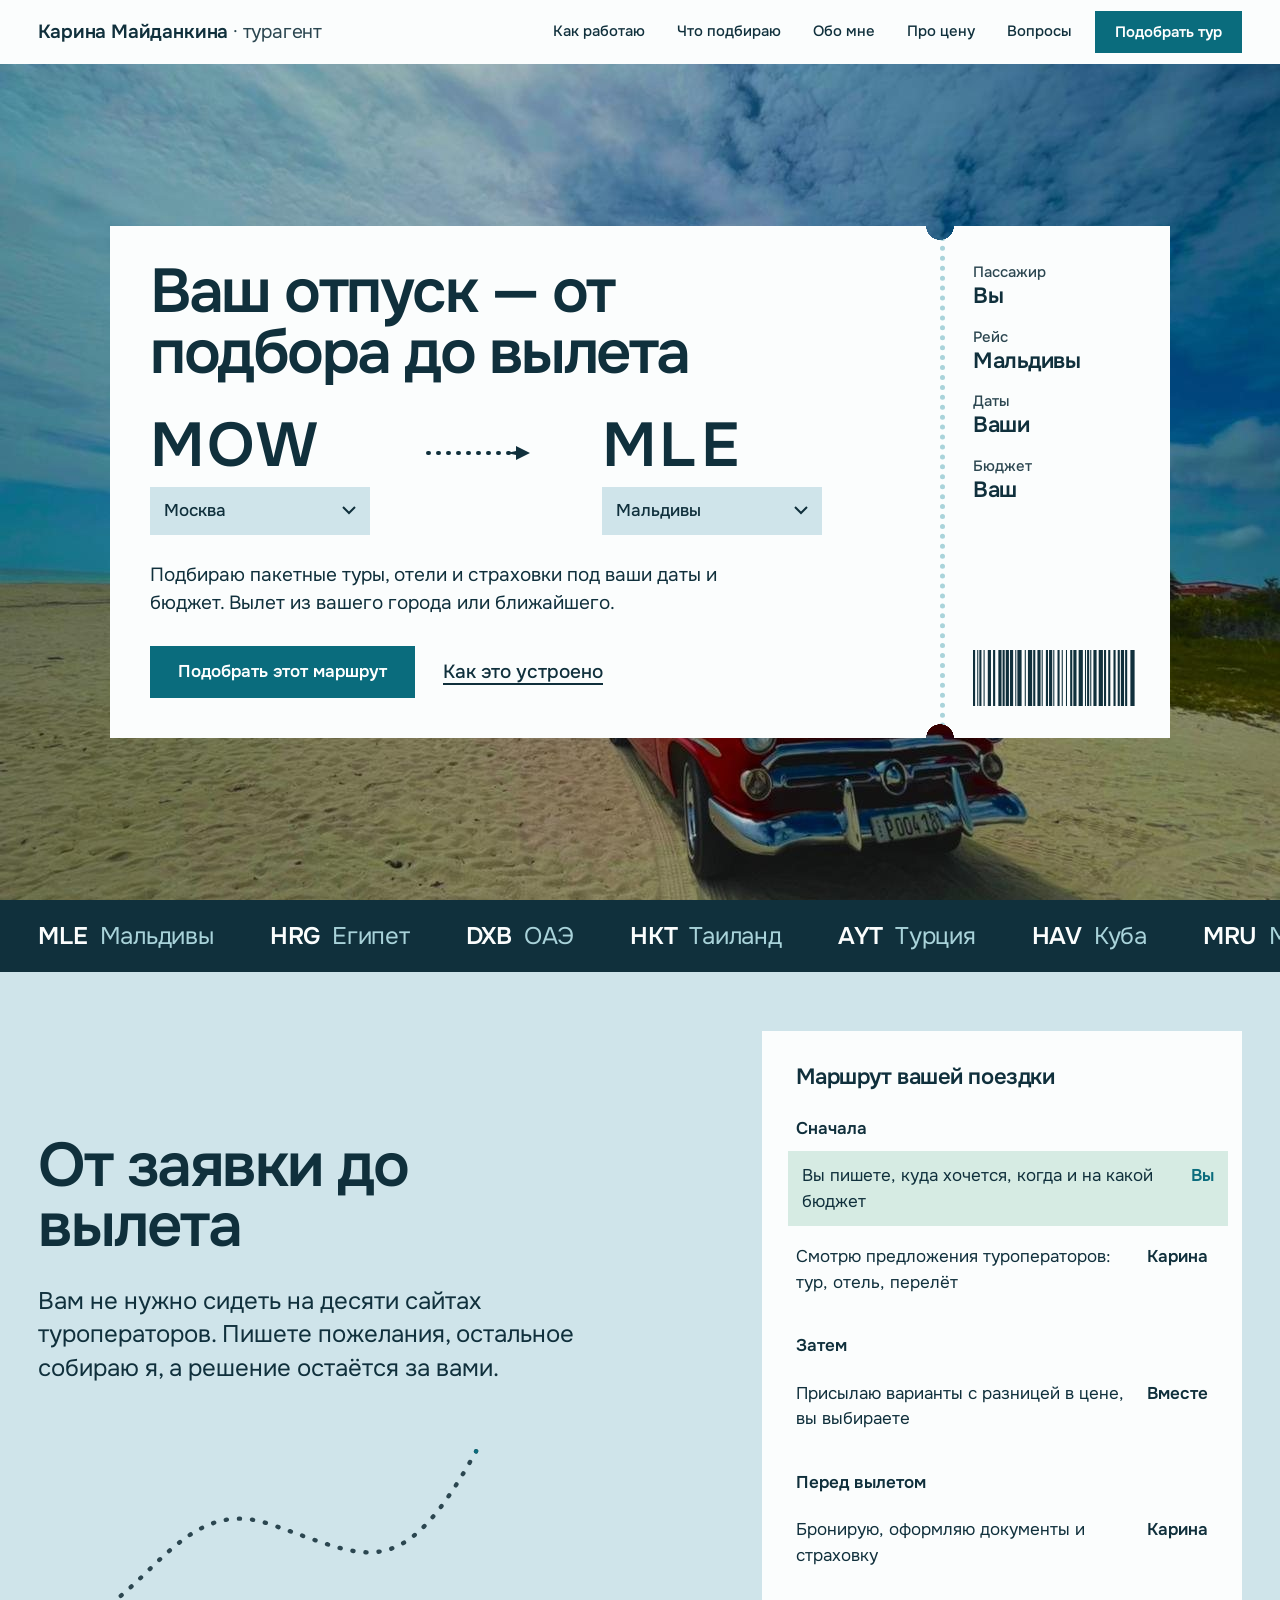
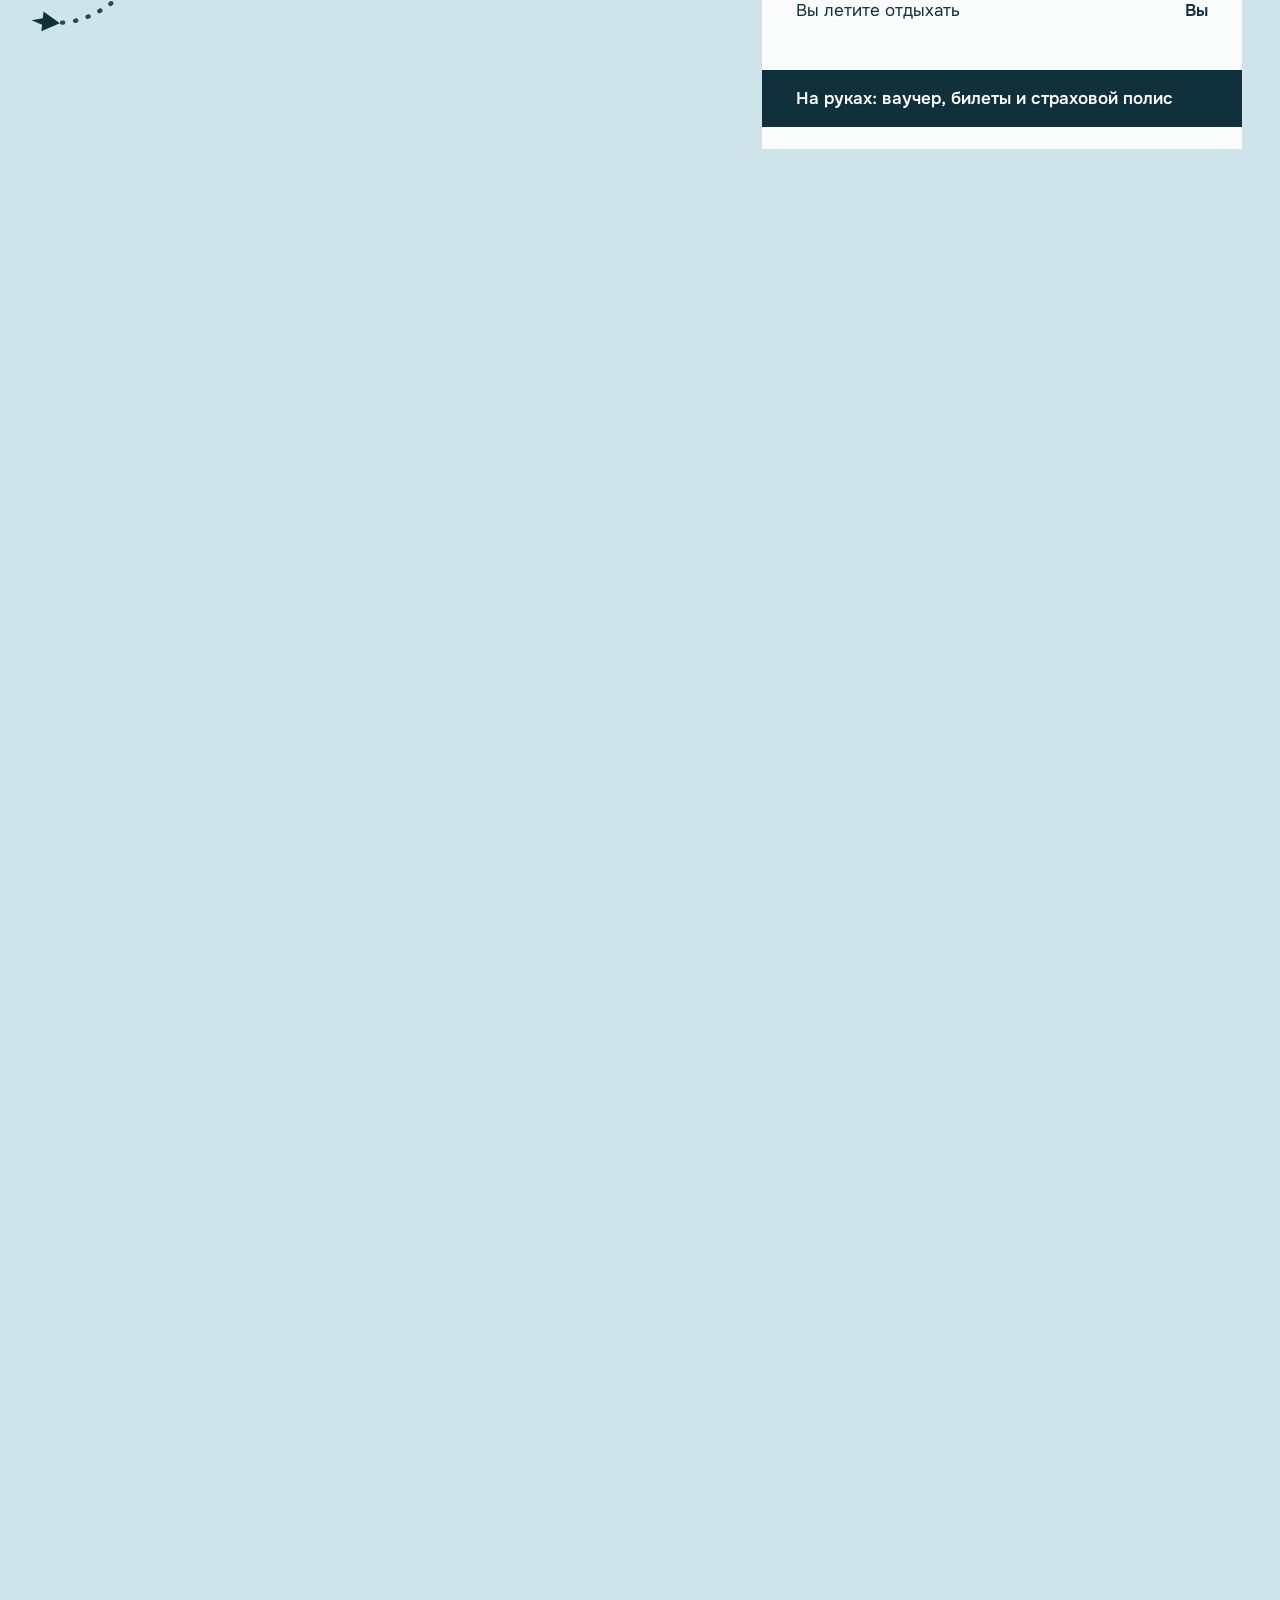
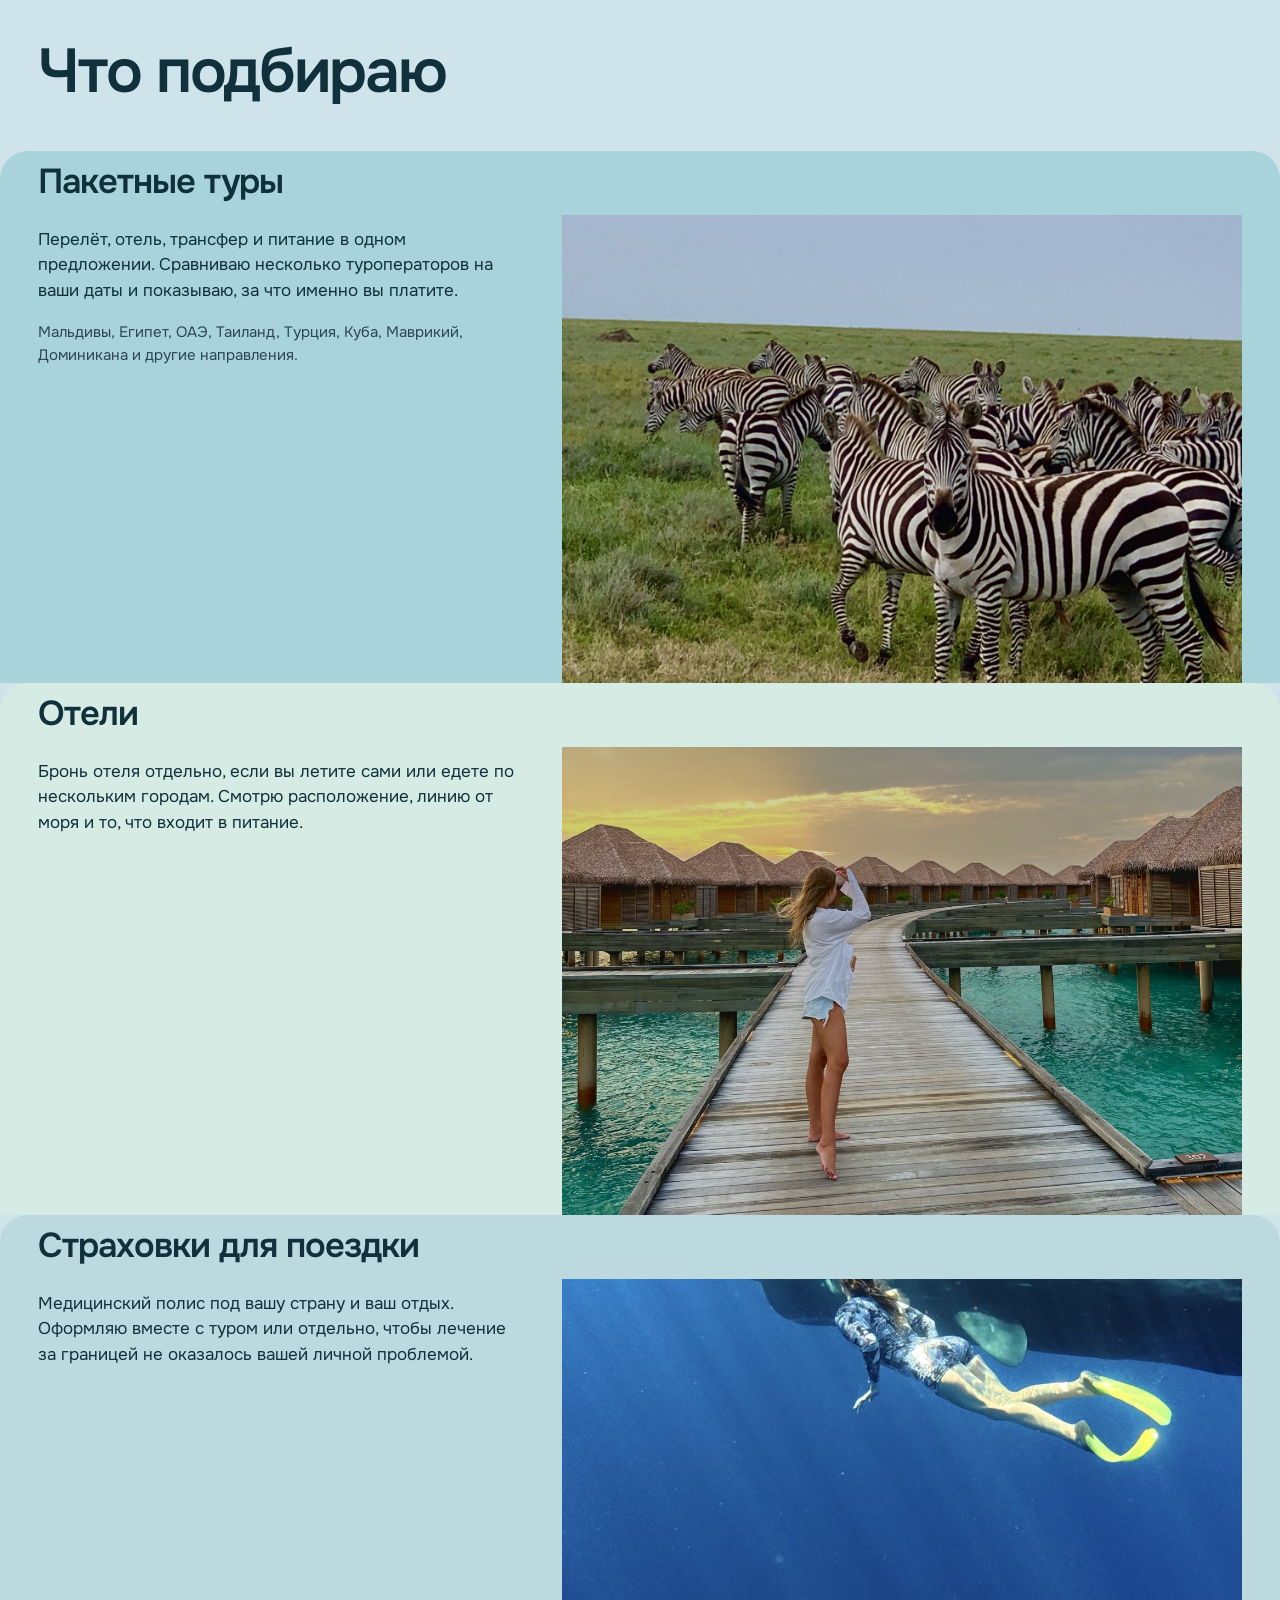
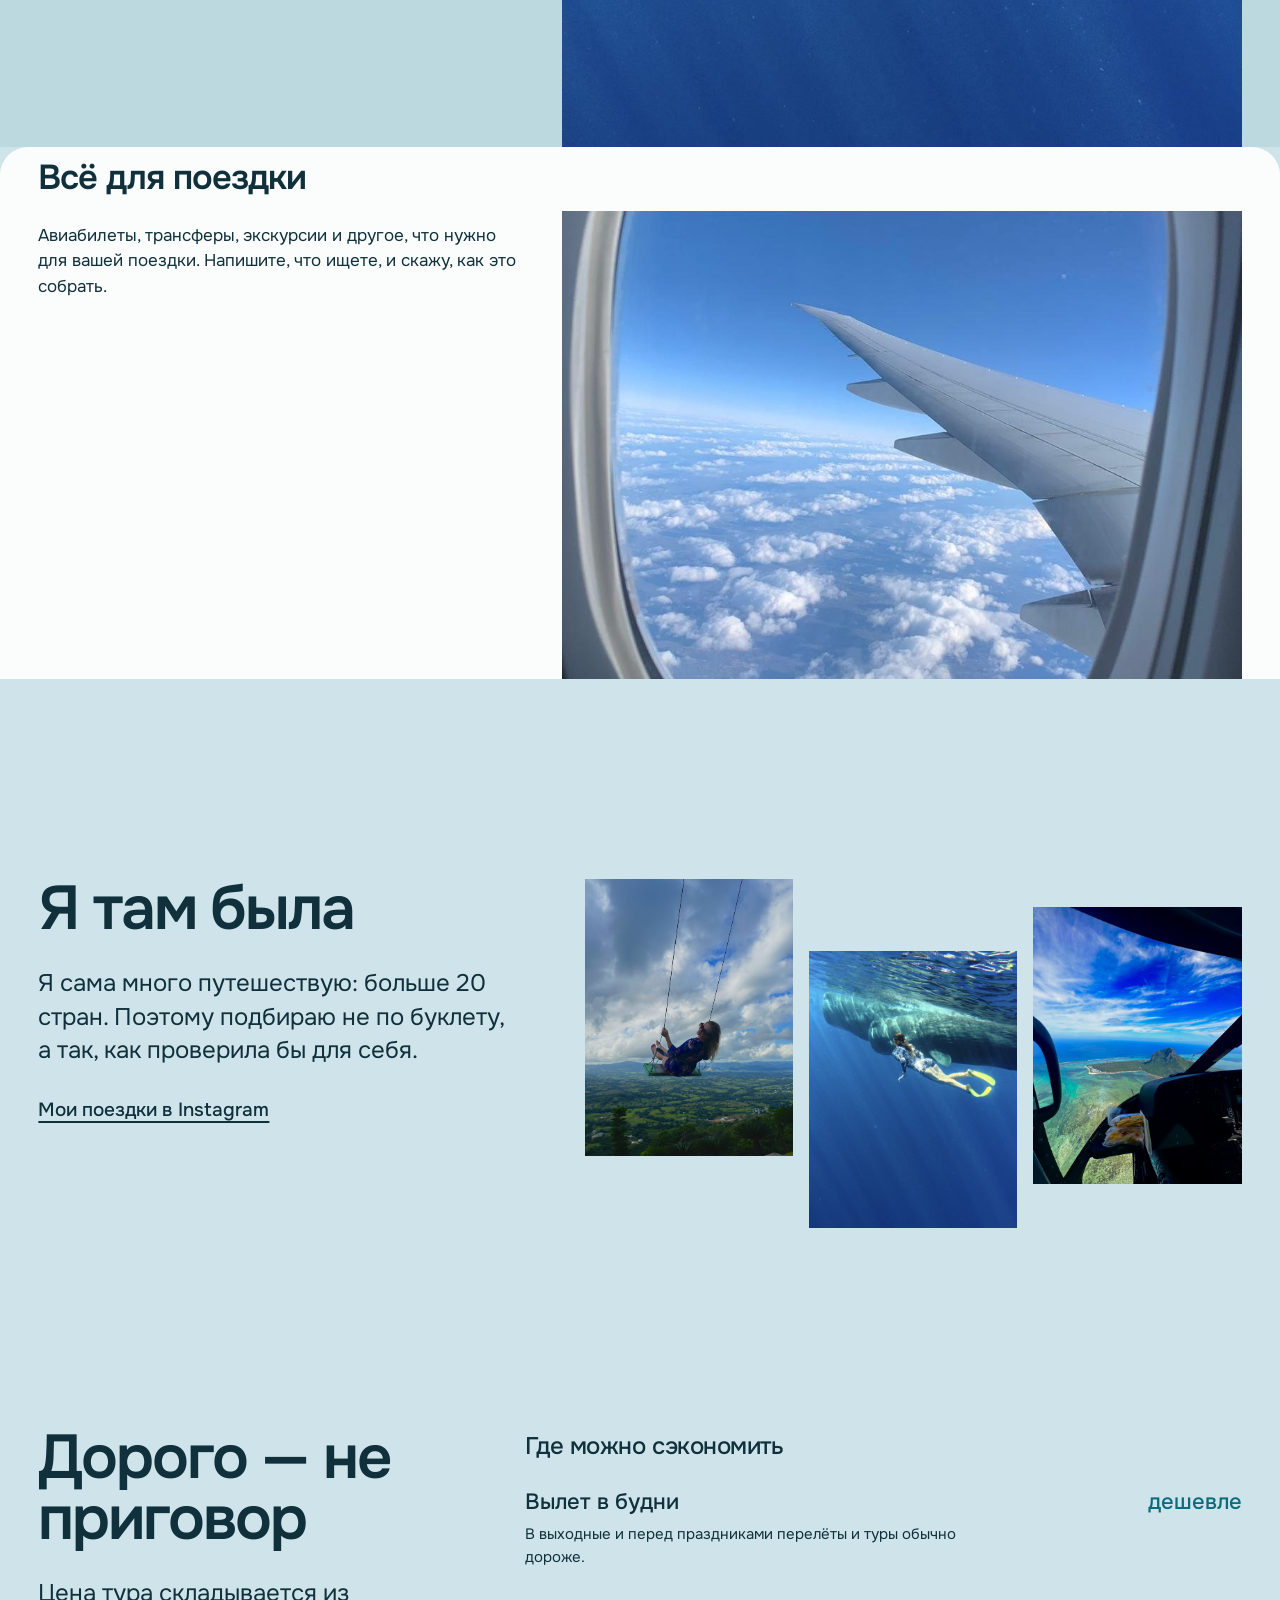
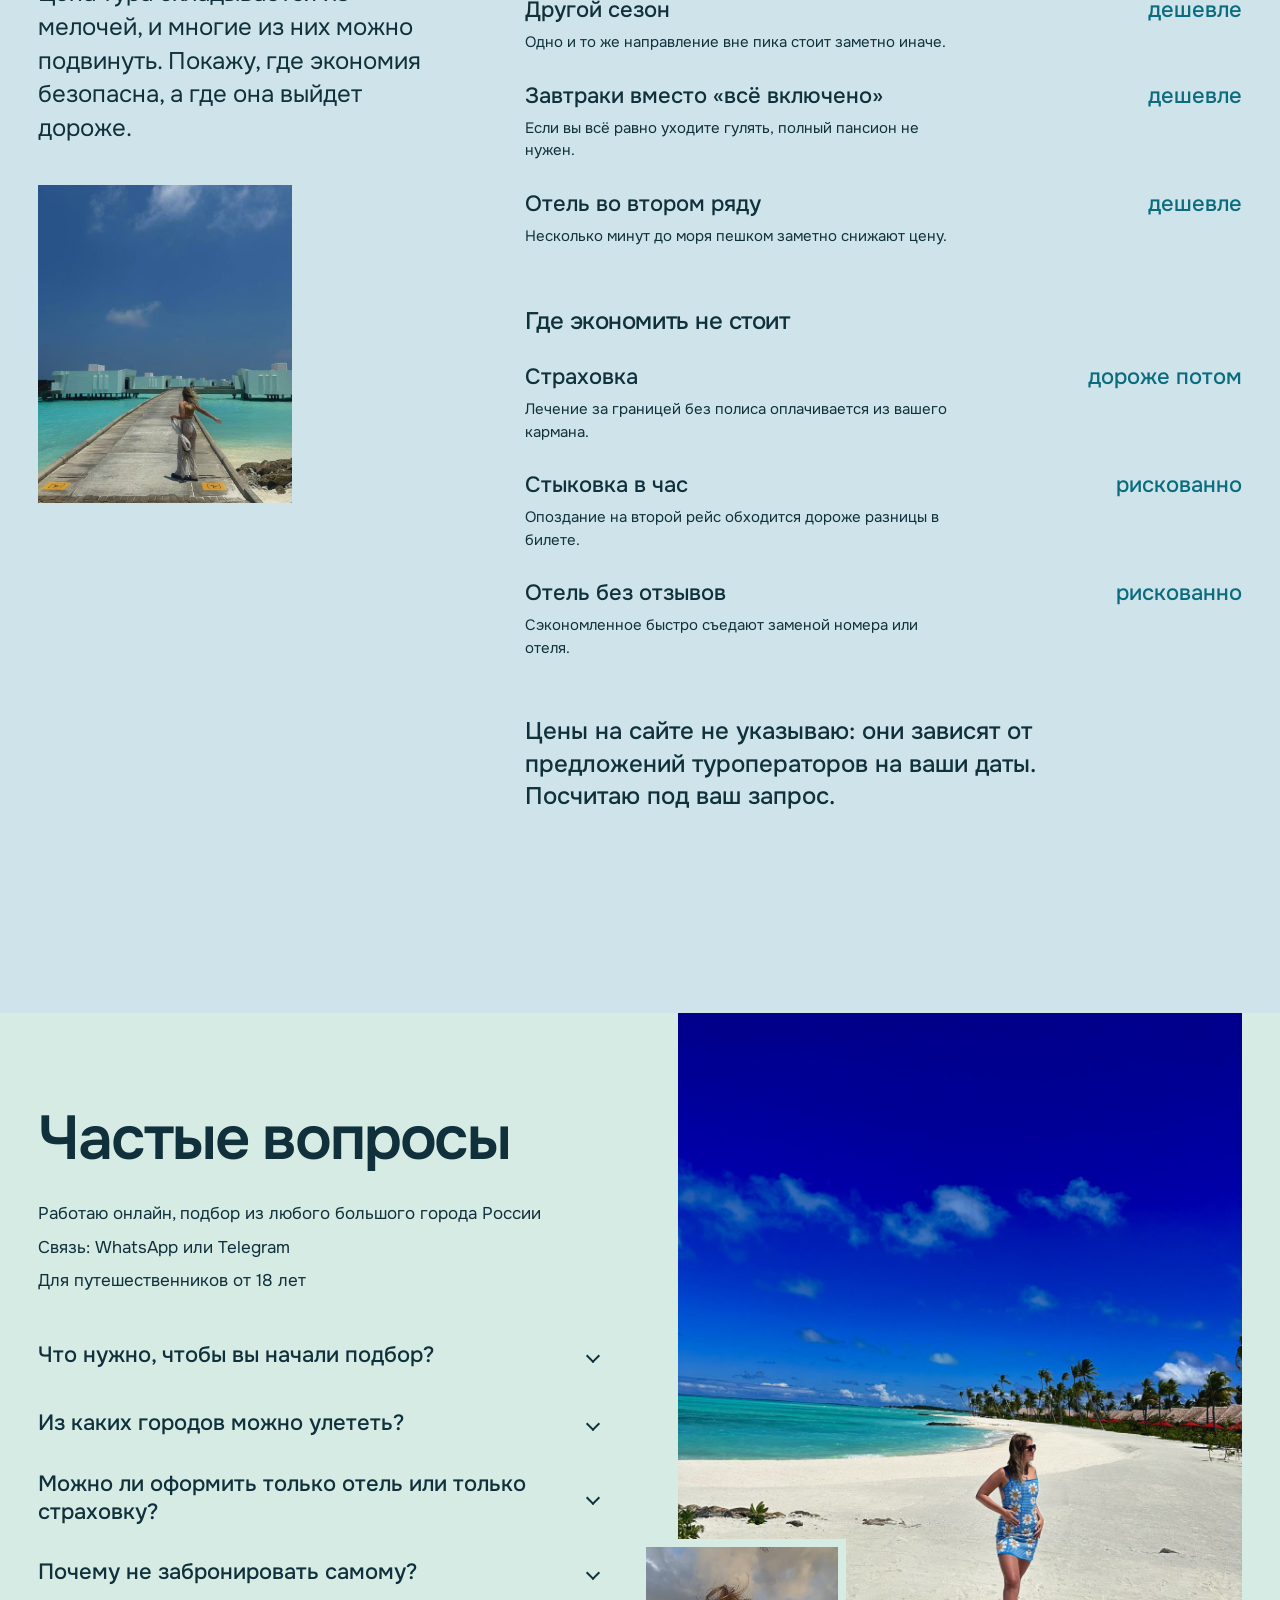
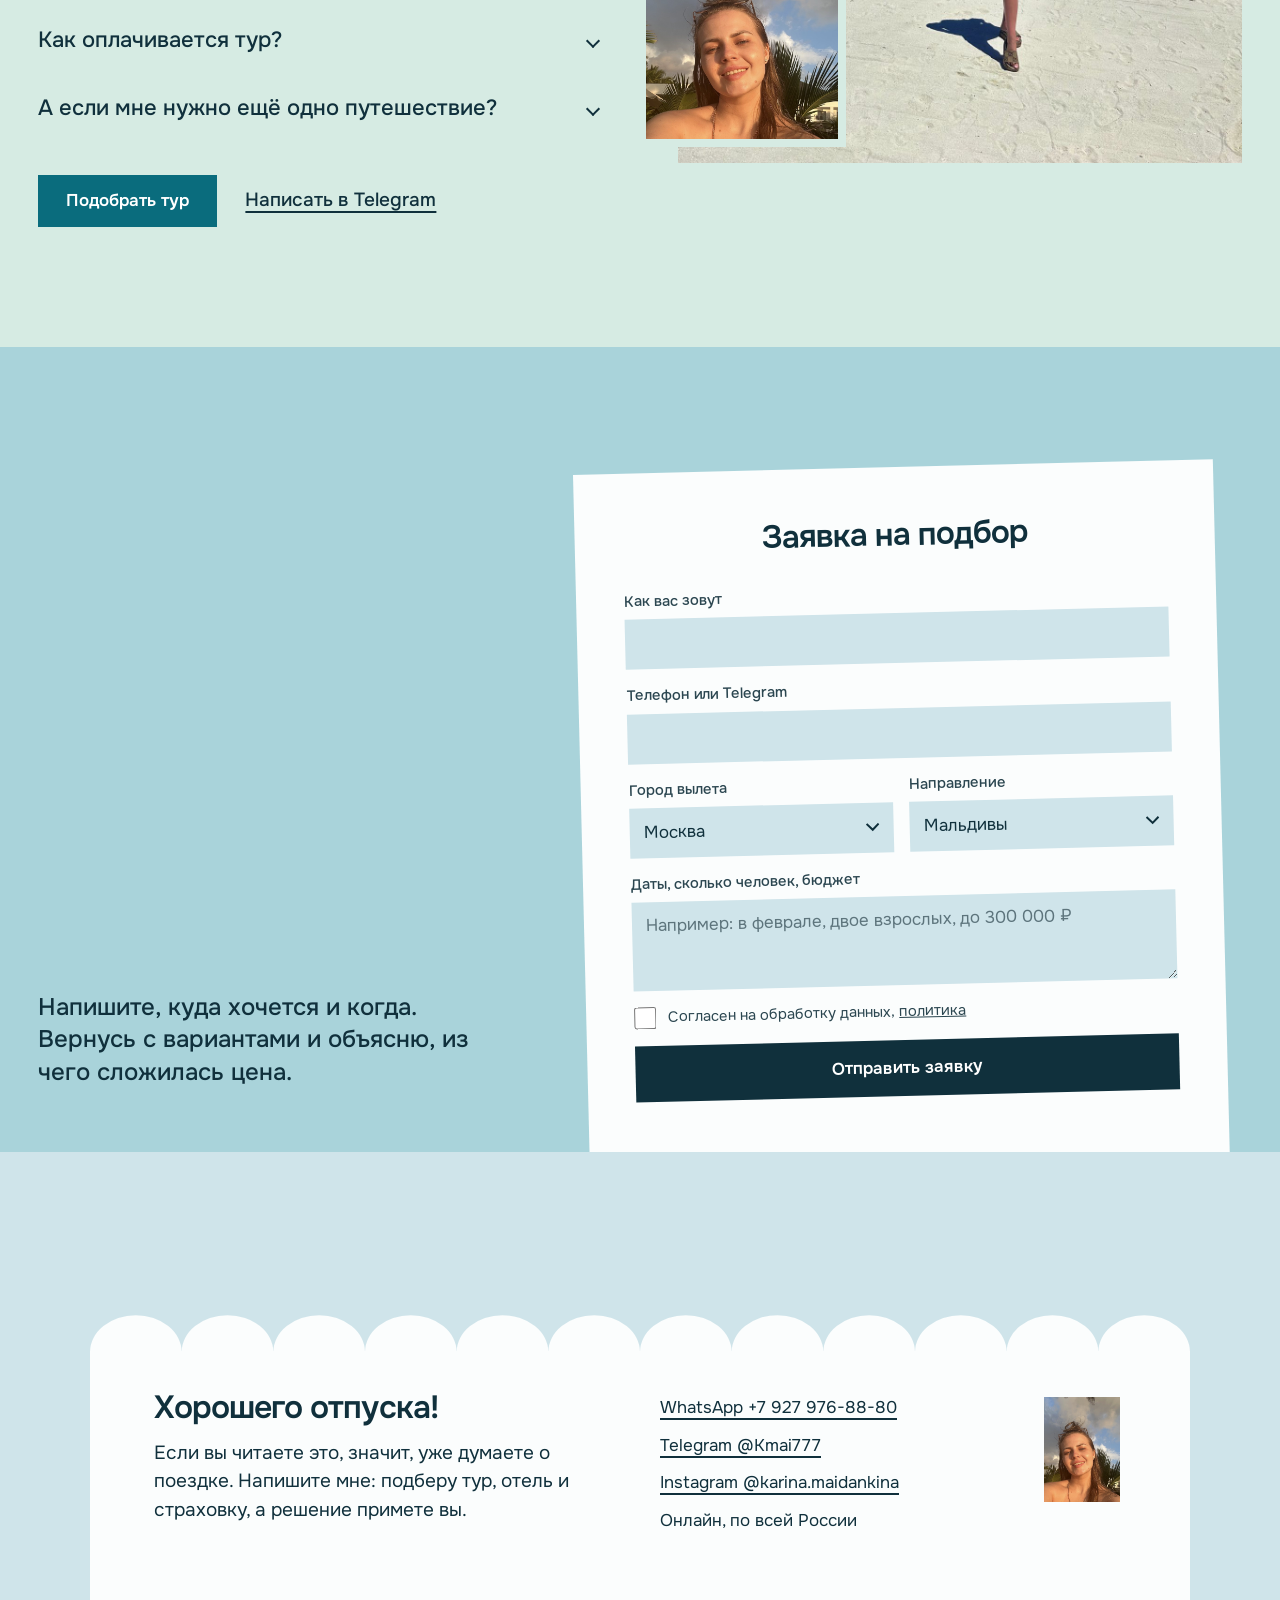
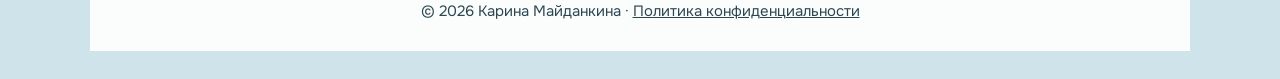
<file: index.html>
<!doctype html>
<html lang="ru">
<head>
<meta charset="utf-8">
<meta name="viewport" content="width=device-width, initial-scale=1">
<title>Карина Майданкина — турагент: туры, отели, страховки</title>
<meta name="description" content="Карина Майданкина, турагент. Подбираю пакетные туры, отели и страховки для поездок из больших городов России. Мальдивы, Египет, ОАЭ, Таиланд, Турция, Куба, Маврикий, Доминикана.">
<meta property="og:title" content="Карина Майданкина — турагент">
<meta property="og:description" content="Туры, отели и страховки под ваши даты и бюджет. Подбор из любого большого города России.">
<meta property="og:type" content="website">
<link rel="preconnect" href="https://fonts.googleapis.com">
<link rel="preconnect" href="https://fonts.gstatic.com" crossorigin>
<link href="https://fonts.googleapis.com/css2?family=Onest:wght@400;500;600;700&display=swap" rel="stylesheet">
<link rel="stylesheet" href="styles.css">
</head>
<body>

<header class="bar" id="header">
  <a class="bar__name" href="#top">Карина Майданкина<span> · турагент</span></a>
  <nav class="bar__nav" id="nav" aria-label="Разделы">
    <a href="#process">Как работаю</a>
    <a href="#services">Что подбираю</a>
    <a href="#about">Обо мне</a>
    <a href="#price">Про цену</a>
    <a href="#faq">Вопросы</a>
  </nav>
  <a class="btn btn--sm" href="#zayavka">Подобрать тур</a>
</header>

<main id="top">

<!-- ================= HERO: посадочный талон ================= -->
<section class="hero" aria-labelledby="h1">
  <img class="hero__img" src="assets/cuba.jpg" width="1280" height="958" alt="Красный ретро-автомобиль на пляже с пальмами, Куба">
  <div class="pass" id="pass">
    <div class="pass__main">
      <h1 class="pass__h" id="h1">Ваш отпуск — от подбора до вылета</h1>
      <div class="route" role="group" aria-label="Соберите маршрут">
        <div class="route__end">
          <label for="selFrom" class="route__lab">Откуда</label>
          <div class="flap" id="codeFrom" aria-hidden="true">MOW</div>
          <select id="selFrom" class="sel"></select>
        </div>
        <svg class="route__plane" viewBox="0 0 120 24" aria-hidden="true">
          <path d="M2 12h96" fill="none" stroke="currentColor" stroke-width="4" stroke-dasharray="1 9" stroke-linecap="round"/>
          <path class="plane-ico" d="M104 12 90 5v5l-9 2 9 2v5l14-7z" fill="currentColor"/>
        </svg>
        <div class="route__end">
          <label for="selTo" class="route__lab">Куда</label>
          <div class="flap" id="codeTo" aria-hidden="true">MLE</div>
          <select id="selTo" class="sel"></select>
        </div>
      </div>
      <p class="pass__lead">Подбираю пакетные туры, отели и страховки под ваши даты и бюджет. Вылет из вашего города или ближайшего.</p>
      <div class="pass__act">
        <a class="btn" id="passGo" href="#zayavka">Подобрать этот маршрут</a>
        <a class="link" href="#process">Как это устроено</a>
      </div>
    </div>
    <div class="pass__stub" aria-hidden="true">
      <dl>
        <div><dt>Пассажир</dt><dd>Вы</dd></div>
        <div><dt>Рейс</dt><dd id="stubTo">Мальдивы</dd></div>
        <div><dt>Даты</dt><dd>Ваши</dd></div>
        <div><dt>Бюджет</dt><dd>Ваш</dd></div>
      </dl>
      <svg class="barcode" id="barcode" viewBox="0 0 160 44" preserveAspectRatio="none"></svg>
    </div>
  </div>
</section>

<!-- бегущее табло -->
<div class="board" aria-hidden="true">
  <div class="board__track" id="boardTrack"></div>
</div>

<!-- ================= PROCESS: талон-маршрутка, пин ================= -->
<section class="process" id="process" aria-labelledby="h-process">
  <div class="process__pin">
    <div class="process__txt">
      <h2 class="h2" id="h-process">От заявки до вылета</h2>
      <p class="lead">Вам не нужно сидеть на десяти сайтах туроператоров. Пишете пожелания, остальное собираю я, а решение остаётся за вами.</p>
      <svg class="trail" id="trail" viewBox="0 0 420 200" aria-hidden="true">
        <path id="trailPath" d="M10 180 C 90 190, 120 60, 210 90 S 330 150, 400 24" fill="none" stroke="currentColor" stroke-width="4" stroke-dasharray="1 11" stroke-linecap="round"/>
        <path id="trailDone" d="M10 180 C 90 190, 120 60, 210 90 S 330 150, 400 24" fill="none" stroke="var(--accent)" stroke-width="4" stroke-linecap="round" pathLength="1" stroke-dasharray="1" stroke-dashoffset="1"/>
        <g id="trailPlane"><path d="M14 0 -2 -9v6l-10 3 10 3v6z" fill="var(--ink)"/></g>
      </svg>
    </div>
    <div class="slip" id="slip">
      <p class="slip__h">Маршрут вашей поездки</p>
      <div class="slip__g">
        <p class="slip__t">Сначала</p>
        <ol class="slip__rows">
          <li class="stage"><span>Вы пишете, куда хочется, когда и на какой бюджет</span><b>Вы</b></li>
          <li class="stage"><span>Смотрю предложения туроператоров: тур, отель, перелёт</span><b>Карина</b></li>
        </ol>
      </div>
      <div class="slip__g">
        <p class="slip__t">Затем</p>
        <ol class="slip__rows">
          <li class="stage"><span>Присылаю варианты с разницей в цене, вы выбираете</span><b>Вместе</b></li>
        </ol>
      </div>
      <div class="slip__g">
        <p class="slip__t">Перед вылетом</p>
        <ol class="slip__rows">
          <li class="stage"><span>Бронирую, оформляю документы и страховку</span><b>Карина</b></li>
          <li class="stage"><span>Вы летите отдыхать</span><b>Вы</b></li>
        </ol>
      </div>
      <p class="slip__end">На руках: ваучер, билеты и страховой полис</p>
    </div>
  </div>
</section>

<!-- ================= SERVICES: листы-папки ================= -->
<section class="services" id="services" aria-labelledby="h-services">
  <h2 class="h2 services__h" id="h-services">Что подбираю</h2>
  <div class="sheets">
    <article class="sheet" style="--i:0;--c:var(--sea)">
      <h3>Пакетные туры</h3>
      <div class="sheet__body">
        <p>Перелёт, отель, трансфер и питание в одном предложении. Сравниваю несколько туроператоров на ваши даты и показываю, за что именно вы платите.</p>
        <p class="sheet__dest">Мальдивы, Египет, ОАЭ, Таиланд, Турция, Куба, Маврикий, Доминикана и другие направления.</p>
      </div>
      <img src="assets/zebras.jpg" width="1600" height="1200" loading="lazy" alt="Стадо зебр в саванне во время сафари">
    </article>
    <article class="sheet" style="--i:1;--c:var(--mint)">
      <h3>Отели</h3>
      <div class="sheet__body">
        <p>Бронь отеля отдельно, если вы летите сами или едете по нескольким городам. Смотрю расположение, линию от моря и то, что входит в питание.</p>
      </div>
      <img src="assets/jetty-sunset.jpg" width="1200" height="1600" loading="lazy" alt="Деревянный мост к водным бунгало на Мальдивах на закате">
    </article>
    <article class="sheet" style="--i:2;--c:var(--sky2)">
      <h3>Страховки для поездки</h3>
      <div class="sheet__body">
        <p>Медицинский полис под вашу страну и ваш отдых. Оформляю вместе с туром или отдельно, чтобы лечение за границей не оказалось вашей личной проблемой.</p>
      </div>
      <img src="assets/whale.jpg" width="986" height="1600" loading="lazy" alt="Плавание рядом с кашалотом в открытом океане">
    </article>
    <article class="sheet" style="--i:3;--c:var(--paper)">
      <h3>Всё для поездки</h3>
      <div class="sheet__body">
        <p>Авиабилеты, трансферы, экскурсии и другое, что нужно для вашей поездки. Напишите, что ищете, и скажу, как это собрать.</p>
      </div>
      <img src="assets/airplane.jpg" width="960" height="1280" loading="lazy" alt="Вид из иллюминатора самолёта на крыло и облака">
    </article>
  </div>
</section>

<!-- ================= ABOUT ================= -->
<section class="about" id="about" aria-labelledby="h-about">
  <div class="about__txt">
    <h2 class="h2" id="h-about">Я там была</h2>
    <p class="lead">Я сама много путешествую: больше 20 стран. Поэтому подбираю не по буклету, а так, как проверила бы для себя.</p>
    <a class="link" href="https://www.instagram.com/karina.maidankina" target="_blank" rel="noopener">Мои поездки в Instagram</a>
  </div>
  <div class="about__pics">
    <img class="a1" src="assets/swing.jpg" width="1273" height="1600" loading="lazy" alt="Карина на качелях над долиной в облачный день">
    <img class="a2" src="assets/whale.jpg" width="986" height="1600" loading="lazy" alt="Карина плывёт рядом с кашалотом в океане">
    <img class="a3" src="assets/heli.jpg" width="1200" height="1600" loading="lazy" alt="Вид из вертолёта на остров Маврикий и лагуну">
  </div>
</section>

<!-- ================= PRICE: «дорого» ================= -->
<section class="price" id="price" aria-labelledby="h-price">
  <div class="price__left">
    <h2 class="h2" id="h-price">Дорого — не приговор</h2>
    <p class="lead">Цена тура складывается из мелочей, и многие из них можно подвинуть. Покажу, где экономия безопасна, а где она выйдет дороже.</p>
    <img class="price__ph" src="assets/jetty.jpg" width="720" height="1280" loading="lazy" alt="Девушка на причале рядом с водными виллами, Мальдивы">
  </div>
  <div class="menu">
    <div class="menu__g">
      <h3>Где можно сэкономить</h3>
      <dl>
        <div class="menu__r"><dt>Вылет в будни</dt><dd>дешевле</dd><p>В выходные и перед праздниками перелёты и туры обычно дороже.</p></div>
        <div class="menu__r"><dt>Другой сезон</dt><dd>дешевле</dd><p>Одно и то же направление вне пика стоит заметно иначе.</p></div>
        <div class="menu__r"><dt>Завтраки вместо «всё включено»</dt><dd>дешевле</dd><p>Если вы всё равно уходите гулять, полный пансион не нужен.</p></div>
        <div class="menu__r"><dt>Отель во втором ряду</dt><dd>дешевле</dd><p>Несколько минут до моря пешком заметно снижают цену.</p></div>
      </dl>
    </div>
    <div class="menu__g">
      <h3>Где экономить не стоит</h3>
      <dl>
        <div class="menu__r"><dt>Страховка</dt><dd>дороже потом</dd><p>Лечение за границей без полиса оплачивается из вашего кармана.</p></div>
        <div class="menu__r"><dt>Стыковка в час</dt><dd>рискованно</dd><p>Опоздание на второй рейс обходится дороже разницы в билете.</p></div>
        <div class="menu__r"><dt>Отель без отзывов</dt><dd>рискованно</dd><p>Сэкономленное быстро съедают заменой номера или отеля.</p></div>
      </dl>
    </div>
    <p class="menu__note">Цены на сайте не указываю: они зависят от предложений туроператоров на ваши даты. Посчитаю под ваш запрос.</p>
  </div>
</section>

<!-- ================= FAQ ================= -->
<section class="faq" id="faq" aria-labelledby="h-faq">
  <div class="faq__col">
    <h2 class="h2" id="h-faq">Частые вопросы</h2>
    <ul class="facts">
      <li>Работаю онлайн, подбор из любого большого города России</li>
      <li>Связь: WhatsApp или Telegram</li>
      <li>Для путешественников от 18 лет</li>
    </ul>
    <div class="faqs">
      <details><summary>Что нужно, чтобы вы начали подбор?</summary><p>Направление или пожелание к отдыху, примерные даты, сколько человек летит, бюджет и город вылета. Если что-то неизвестно, пишите как есть, разберёмся.</p></details>
      <details><summary>Из каких городов можно улететь?</summary><p>Из любого большого города России. Прямых рейсов в нужную страну может не быть, тогда подберу вариант с пересадкой или вылетом из соседнего города.</p></details>
      <details><summary>Можно ли оформить только отель или только страховку?</summary><p>Да. Тур целиком не обязателен: отель, страховку и другие услуги можно взять по отдельности.</p></details>
      <details><summary>Почему не забронировать самому?</summary><p>Можно и самому. Я экономлю ваше время: сравниваю предложения туроператоров, объясняю условия и оформляю документы, чтобы вы не разбирались в тонкостях.</p></details>
      <details><summary>Как оплачивается тур?</summary><p>Условия оплаты зависят от туроператора и выбранного тура. Расскажу при подборе, до того как вы что-то решите.</p></details>
      <details><summary>А если мне нужно ещё одно путешествие?</summary><p>Пишите после поездки: подберём следующую. Ваши пожелания и предпочтения уже будут известны.</p></details>
    </div>
    <div class="faq__act">
      <a class="btn" href="#zayavka">Подобрать тур</a>
      <a class="link" href="https://t.me/Kmai777" target="_blank" rel="noopener">Написать в Telegram</a>
    </div>
  </div>
  <div class="faq__pics">
    <img class="faq__tall" src="assets/beach.jpg" width="1200" height="1600" loading="lazy" alt="Белый песок и бирюзовая вода на тропическом пляже">
    <img class="faq__sq" src="assets/karina.jpg" width="1414" height="1600" loading="lazy" alt="Карина Майданкина на тропическом острове">
  </div>
</section>

<!-- ================= CTA: карточка-ответ ================= -->
<section class="cta" id="zayavka" aria-labelledby="h-cta">
  <p class="cta__p">Напишите, куда хочется и когда. Вернусь с вариантами и объясню, из чего сложилась цена.</p>
  <div class="card">
    <h2 class="card__h" id="h-cta">Заявка на подбор</h2>
    <form class="form" id="leadForm" novalidate>
      <input type="text" name="_gotcha" style="display:none" tabindex="-1" autocomplete="off">
      <div class="f"><label for="f-name">Как вас зовут</label><input id="f-name" name="name" type="text" autocomplete="name"></div>
      <div class="f"><label for="f-contact">Телефон или Telegram</label><input id="f-contact" name="contact" type="text" autocomplete="tel"></div>
      <div class="f2">
        <div class="f"><label for="f-city">Город вылета</label><select id="f-city" name="city"></select></div>
        <div class="f"><label for="f-dest">Направление</label><select id="f-dest" name="dest"></select></div>
      </div>
      <div class="f"><label for="f-note">Даты, сколько человек, бюджет</label><textarea id="f-note" name="comment" rows="3" placeholder="Например: в феврале, двое взрослых, до 300 000 ₽"></textarea></div>
      <label class="agree"><input type="checkbox" id="f-agree"><span>Согласен на обработку данных, <a href="privacy.html" target="_blank" rel="noopener">политика</a></span></label>
      <button class="bar-btn" type="submit">Отправить заявку</button>
      <p class="form__st" id="formSt" role="status" aria-live="polite"></p>
    </form>
  </div>
</section>

</main>

<!-- ================= FOOTER: обратная сторона открытки ================= -->
<footer class="back">
  <div class="postcard">
    <svg class="scallops" viewBox="0 0 1200 50" preserveAspectRatio="none" aria-hidden="true"><path id="scallopPath" d=""/></svg>
    <div class="postcard__in">
      <div class="postcard__l">
        <p class="postcard__hi">Хорошего отпуска!</p>
        <p>Если вы читаете это, значит, уже думаете о поездке. Напишите мне: подберу тур, отель и страховку, а решение примете вы.</p>
      </div>
      <div class="postcard__r">
        <img class="stamp" src="assets/karina.jpg" width="88" height="117" alt="" loading="lazy">
        <ul>
          <li><a href="https://api.whatsapp.com/send?phone=79279768880" target="_blank" rel="noopener">WhatsApp +7 927 976-88-80</a></li>
          <li><a href="https://t.me/Kmai777" target="_blank" rel="noopener">Telegram @Kmai777</a></li>
          <li><a href="https://www.instagram.com/karina.maidankina" target="_blank" rel="noopener">Instagram @karina.maidankina</a></li>
          <li>Онлайн, по всей России</li>
        </ul>
      </div>
      <p class="postcard__imp">© <span id="year">2026</span> Карина Майданкина · <a href="privacy.html">Политика конфиденциальности</a></p>
    </div>
  </div>
</footer>

<script src="script.js"></script>
</body>
</html>
</file>
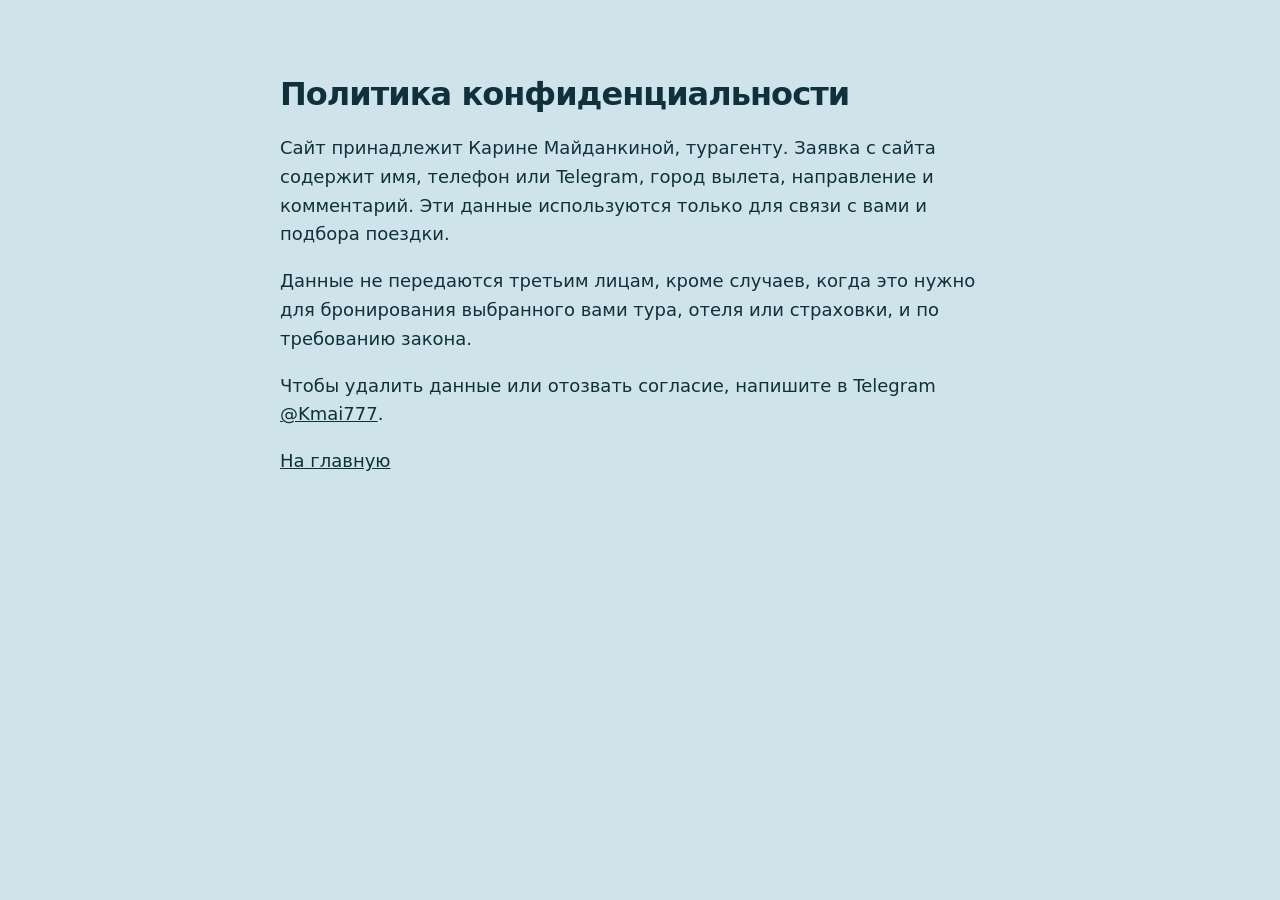
<file: privacy.html>
<!doctype html>
<html lang="ru"><head><meta charset="utf-8"><meta name="viewport" content="width=device-width, initial-scale=1">
<title>Политика конфиденциальности — Карина Майданкина</title>
<style>body{margin:0;background:#cfe4ea;color:#10303c;font:400 18px/1.6 system-ui,'Segoe UI',sans-serif}main{max-width:720px;margin:0 auto;padding:56px 20px 96px}h1{font-size:2rem;letter-spacing:-.03em;line-height:1.1}a{color:inherit}</style></head>
<body><main>
<h1>Политика конфиденциальности</h1>
<p>Сайт принадлежит Карине Майданкиной, турагенту. Заявка с сайта содержит имя, телефон или Telegram, город вылета, направление и комментарий. Эти данные используются только для связи с вами и подбора поездки.</p>
<p>Данные не передаются третьим лицам, кроме случаев, когда это нужно для бронирования выбранного вами тура, отеля или страховки, и по требованию закона.</p>
<p>Чтобы удалить данные или отозвать согласие, напишите в Telegram <a href="https://t.me/Kmai777">@Kmai777</a>.</p>
<p><a href="index.html">На главную</a></p>
</main></body></html>
</file>
<file: styles.css>
:root {
  --bg: #cfe4ea;
  --paper: #fbfdfd;
  --ink: #10303c;
  --muted: #2b4650;
  --accent: #0a6c7d;
  --accent-ink: #ffffff;
  --sea: #a9d3da;
  --mint: #d6ebe3;
  --sky2: #bcd9e0;
  --step-small: clamp(0.875rem, 0.85rem + 0.1vw, 0.9375rem);
  --step-body: clamp(1.0625rem, 1rem + 0.25vw, 1.1875rem);
  --step-lead: clamp(1.25rem, 1.1rem + 0.7vw, 1.5rem);
  --step-head: clamp(2.25rem, 1.3rem + 3.2vw, 4rem);
  --m: clamp(16px, 3vw, 40px);
  --hh: 64px;
  --ease: cubic-bezier(.2, .7, .2, 1);
}
*, *::before, *::after { box-sizing: border-box; }
html { scroll-behavior: auto; -webkit-text-size-adjust: 100%; }
body {
  margin: 0; background: var(--bg); color: var(--ink);
  font-family: 'Onest', system-ui, -apple-system, 'Segoe UI', sans-serif;
  font-size: var(--step-body); line-height: 1.5; font-weight: 400;
  -webkit-font-smoothing: antialiased; overflow-x: clip;
}
img { display: block; max-width: 100%; height: auto; }
a { color: inherit; }
h1, h2, h3, p, dl, dd, ul, ol { margin: 0; padding: 0; }
ul, ol { list-style: none; }
:focus-visible { outline: 3px solid var(--accent); outline-offset: 3px; }
::selection { background: var(--ink); color: var(--paper); }

.h2 { font-size: var(--step-head); line-height: .98; letter-spacing: -.035em; font-weight: 600; max-width: 14ch; }
.lead { font-size: var(--step-lead); line-height: 1.4; max-width: 34ch; }

/* ---------- buttons ---------- */
.btn, .bar-btn {
  display: inline-flex; align-items: center; justify-content: center; gap: 10px;
  min-height: 52px; padding: 0 28px; border: 0; border-radius: 0;
  background: var(--accent); color: var(--accent-ink);
  font: 600 1.0625rem/1 'Onest', sans-serif; text-decoration: none; cursor: pointer;
  transition: transform .25s var(--ease), background-color .25s;
}
.btn:hover, .bar-btn:hover { background: #07525f; transform: translateY(-2px); }
.btn:active, .bar-btn:active { transform: translateY(0) scale(.98); }
.btn--sm { min-height: 42px; padding: 0 20px; font-size: .9375rem; }
.link { font-weight: 500; text-underline-offset: 5px; text-decoration-thickness: 2px; }
.link:hover { text-decoration-color: var(--accent); }

/* ---------- header ---------- */
.bar {
  position: sticky; top: 0; z-index: 50; height: var(--hh);
  display: flex; align-items: center; justify-content: space-between; gap: 24px;
  padding: 0 var(--m); background: var(--paper);
  transition: transform .4s var(--ease);
}
.bar.hide { transform: translateY(-100%); }
.bar__name { font-weight: 600; text-decoration: none; letter-spacing: -.01em; white-space: nowrap; flex-shrink: 0; }
.bar__name span { font-weight: 400; color: var(--muted); }
.bar__nav { display: flex; gap: 32px; margin-left: auto; }
.bar__nav a { text-decoration: none; font-size: var(--step-small); font-weight: 500; white-space: nowrap; }
.bar__nav a:hover { text-decoration: underline; text-decoration-color: var(--accent); text-underline-offset: 6px; text-decoration-thickness: 2px; }

/* ---------- hero: boarding pass ---------- */
.hero { position: relative; min-height: calc(100svh - var(--hh)); display: grid; place-items: center; padding: 56px var(--m); overflow: hidden; }
.hero__img { position: absolute; inset: 0; width: 100%; height: 100%; object-fit: cover; object-position: 50% 72%; transform: scale(1.08); transition: transform 2.4s var(--ease); }
.go .hero__img { transform: scale(1); }
.pass {
  position: relative; z-index: 1; width: min(1060px, 100%);
  display: grid; --stub: 230px;
  grid-template-columns: 1fr var(--stub);
  background: var(--paper);
  /* taste-skill-ignore */ -webkit-mask: radial-gradient(circle 14px at calc(100% - var(--stub)) 0, #0000 98%, #000) top / 100% 51% no-repeat, radial-gradient(circle 14px at calc(100% - var(--stub)) 100%, #0000 98%, #000) bottom / 100% 51% no-repeat;
  /* taste-skill-ignore */ mask: radial-gradient(circle 14px at calc(100% - var(--stub)) 0, #0000 98%, #000) top / 100% 51% no-repeat, radial-gradient(circle 14px at calc(100% - var(--stub)) 100%, #0000 98%, #000) bottom / 100% 51% no-repeat;
  opacity: 0; transform: translateY(40px) rotate(-1.2deg);
  transition: opacity .9s var(--ease) .15s, transform 1.1s var(--ease) .15s;
}
.go .pass { opacity: 1; transform: none; }
.pass__main { padding: 36px 40px 40px; min-width: 0; }
.pass__top { display: flex; justify-content: space-between; gap: 16px; color: var(--muted); font-size: var(--step-small); font-weight: 500; }
.pass__h { margin-top: 0; font-size: var(--step-head); line-height: .98; letter-spacing: -.04em; font-weight: 600; max-width: 15ch; }
.route { margin-top: 30px; display: flex; align-items: flex-end; gap: clamp(12px, 3vw, 36px); }
.route__end { min-width: 0; flex: 0 1 220px; position: relative; }
.route__lab { position: absolute; width: 1px; height: 1px; overflow: hidden; clip-path: inset(50%); white-space: nowrap; display: block; font-size: var(--step-small); color: var(--muted); font-weight: 500; }
.flap { display: flex; gap: 4px; font-size: var(--step-head); line-height: 1; font-weight: 600; letter-spacing: -.03em; font-variant-numeric: tabular-nums; margin: 2px 0 10px; }
.flap span { display: inline-block; min-width: .62em; text-align: left; }
.flap.run span { animation: flap .22s steps(2) infinite; }
@keyframes flap { 0% { transform: translateY(-6%); } 50% { transform: translateY(6%); } 100% { transform: translateY(-6%); } }
.sel {
  width: 100%; height: 48px; padding: 0 40px 0 14px; border: 0; border-radius: 0;
  background: var(--bg) url("data:image/svg+xml,%3Csvg xmlns='http://www.w3.org/2000/svg' width='14' height='9'%3E%3Cpath d='M1 1l6 6 6-6' fill='none' stroke='%2310303c' stroke-width='2'/%3E%3C/svg%3E") no-repeat right 14px center;
  color: var(--ink); font: 500 1.0625rem 'Onest', sans-serif; appearance: none; -webkit-appearance: none; cursor: pointer;
  transition: background-color .2s;
}
.sel:hover { background-color: var(--sea); }
.route__plane { flex: 1 1 60px; min-width: 50px; max-width: 160px; height: 24px; color: var(--ink); margin-bottom: 70px; overflow: visible; }
.plane-ico { transform-box: fill-box; transform-origin: center; animation: taxi 4s var(--ease) infinite; }
@keyframes taxi { 0%, 100% { transform: translateX(0); } 50% { transform: translateX(-8px); } }
.pass__lead { margin-top: 26px; max-width: 46ch; }
.pass__act { margin-top: 28px; display: flex; flex-wrap: wrap; align-items: center; gap: 16px 28px; }

.pass__stub { border-left: 5px dotted var(--sea); padding: 36px 28px 32px; display: flex; flex-direction: column; justify-content: space-between; gap: 28px; }
.pass__stub dl { display: grid; gap: 18px; }
.pass__stub dt { font-size: var(--step-small); color: var(--muted); font-weight: 500; }
.pass__stub dd { font-size: 1.375rem; font-weight: 600; letter-spacing: -.02em; line-height: 1.1; }
.barcode { width: 100%; height: 56px; fill: var(--ink); }

/* ---------- departure board ---------- */
.board { background: var(--ink); color: var(--paper); overflow: hidden; padding: 18px 0; }
.board__track { display: flex; width: max-content; gap: 56px; padding-left: var(--m); font-size: 1.5rem; font-weight: 600; letter-spacing: -.01em; font-variant-numeric: tabular-nums; animation: tick 48s linear infinite; }
.board__track span { white-space: nowrap; }
.board__track i { font-style: normal; font-weight: 400; color: var(--sea); margin-left: 12px; }
@keyframes tick { to { transform: translateX(-50%); } }

/* ---------- process (pinned) ---------- */
.process { position: relative; padding: 160px 0 0; }
.process__pin { position: relative; display: grid; grid-template-columns: 1fr 480px; gap: 48px var(--m); padding: 0 var(--m); max-width: 1440px; margin: 0 auto; align-items: start; }
.process__txt { display: grid; gap: 28px; align-content: start; }
.trail { width: min(100%, 460px); height: auto; color: var(--muted); overflow: visible; margin-top: 12px; }
.slip { position: relative; background: var(--paper); padding: 34px 34px 0; padding-bottom: 0; font-size: 1.0625rem; font-variant-numeric: tabular-nums; }
.slip__h { font-size: 1.375rem; font-weight: 600; letter-spacing: -.02em; line-height: 1.15; }
.slip__g { margin-top: 26px; }
.slip__t { font-weight: 600; }
.slip__rows { margin-top: 10px; display: grid; gap: 6px; }
.stage { display: flex; align-items: baseline; gap: 12px; padding: 12px 14px; margin: 0 -14px; transition: background-color .35s var(--ease), transform .35s var(--ease); }
.stage span { flex: 1 1 auto; min-width: 0; }
.stage b { font-weight: 600; white-space: nowrap; border-bottom: 4px dotted transparent; }
.stage.on { background: var(--mint); transform: translateX(6px); }
.stage.on b { color: var(--accent); }
.stage.done { color: var(--muted); }
.slip__end { margin: 30px -34px 0; padding: 16px 34px; background: var(--ink); color: var(--paper); font-weight: 600; min-height: 44px; }
.slip__zig { display: none; }
.slip { padding-bottom: 0; }
.slip::after { content: ''; display: block; height: 22px; margin: 0 -34px; background: var(--paper); clip-path: polygon(0 0, 100% 0, 100% 40%, 97.5% 100%, 95% 40%, 92.5% 100%, 90% 40%, 87.5% 100%, 85% 40%, 82.5% 100%, 80% 40%, 77.5% 100%, 75% 40%, 72.5% 100%, 70% 40%, 67.5% 100%, 65% 40%, 62.5% 100%, 60% 40%, 57.5% 100%, 55% 40%, 52.5% 100%, 50% 40%, 47.5% 100%, 45% 40%, 42.5% 100%, 40% 40%, 37.5% 100%, 35% 40%, 32.5% 100%, 30% 40%, 27.5% 100%, 25% 40%, 22.5% 100%, 20% 40%, 17.5% 100%, 15% 40%, 12.5% 100%, 10% 40%, 7.5% 100%, 5% 40%, 2.5% 100%, 0 40%); }

@media (min-width: 981px) {
  .process { height: 230svh; padding-top: 0; }
  .process__pin { position: sticky; top: var(--hh); min-height: calc(100svh - var(--hh)); align-content: center; align-items: center; }
}

/* ---------- services: sheets ---------- */
.services { padding: 200px var(--m) 0; max-width: 1440px; margin: 0 auto; }
.services__h { max-width: 12ch; margin-bottom: 48px; }
.sheets { position: relative; }
.sheet {
  position: sticky; top: calc(var(--hh) + var(--i) * 64px);
  min-height: 56svh; margin: 0 calc(var(--m) * -1);
  padding: 0 var(--m) 40px; background: var(--c); color: var(--ink);
  border-radius: 28px 28px 0 0;
  display: grid; grid-template-columns: 5fr 7fr; grid-template-rows: 64px 1fr; gap: 0 var(--m);
}
.sheet h3 { grid-column: 1 / -1; align-self: center; font-size: clamp(1.5rem, 1.2rem + 1.2vw, 2.25rem); letter-spacing: -.03em; font-weight: 600; line-height: 1; }
.sheet__body { align-self: start; margin-top: 12px; display: grid; gap: 18px; max-width: 42ch; }
.sheet__body p { font-size: 1.0625rem; }
.sheet__dest { color: var(--muted); font-size: .9375rem !important; }
.sheet img { grid-column: 2; grid-row: 2; align-self: end; width: 100%; height: clamp(300px, 52svh, 520px); object-fit: cover; margin-bottom: -40px; }
.sheet:nth-child(1) img { object-position: 50% 55%; }
.sheet:nth-child(2) img { object-position: 50% 78%; }
.sheet:nth-child(3) img { object-position: 50% 62%; }
.sheet:nth-child(4) img { object-position: 50% 50%; }

/* ---------- price ---------- */
.price { max-width: 1440px; margin: 0 auto; padding: 200px var(--m) 0; display: grid; grid-template-columns: 4fr 7fr; gap: 0 clamp(32px, 6vw, 96px); align-items: start; }
.price__left { display: grid; gap: 28px; position: sticky; top: calc(var(--hh) + 32px); }
.price__ph { width: 62%; aspect-ratio: 4 / 5; object-fit: cover; margin-top: 12px; }
.menu { display: grid; gap: 56px; }
.menu__g h3 { font-size: 1.5rem; font-weight: 500; letter-spacing: -.02em; }
.menu__g dl { margin-top: 22px; display: grid; gap: 26px; }
.menu__r { display: grid; grid-template-columns: 1fr auto; column-gap: 24px; row-gap: 4px; }
.menu__r dt, .menu__r dd { font-size: 1.375rem; font-weight: 500; }
.menu__r dd { text-align: right; color: var(--accent); }
.menu__r p { grid-column: 1; color: var(--ink); font-size: .9375rem; max-width: 44ch; }
.menu__note { font-size: var(--step-lead); line-height: 1.35; max-width: 36ch; font-weight: 500; }

/* ---------- faq ---------- */
.faq { margin-top: 200px; background: var(--mint); padding: 96px var(--m) 120px; display: grid; grid-template-columns: 6fr 6fr; gap: 0 clamp(32px, 6vw, 96px); position: relative; }
.faq__col { display: grid; gap: 32px; align-content: start; max-width: 640px; }
.facts { display: grid; gap: 8px; font-size: 1.0625rem; }
.faqs { display: grid; gap: 24px; margin-top: 8px; }
.faqs summary { list-style: none; cursor: pointer; font-size: 1.375rem; font-weight: 500; line-height: 1.3; display: flex; justify-content: space-between; gap: 20px; align-items: center; min-height: 44px; }
.faqs summary::-webkit-details-marker { display: none; }
.faqs summary::after { content: ''; flex: none; width: 10px; height: 10px; border-right: 2px solid var(--ink); border-bottom: 2px solid var(--ink); transform: rotate(45deg); transition: transform .3s var(--ease); margin-right: 4px; }
.faqs details[open] summary::after { transform: rotate(225deg); }
.faqs details p { margin-top: 10px; color: var(--muted); font-size: 1.0625rem; max-width: 52ch; }
.faq__act { display: flex; flex-wrap: wrap; gap: 16px 28px; align-items: center; margin-top: 12px; }
.faq__pics { position: relative; }
.faq__tall { width: 100%; aspect-ratio: 3 / 4; object-fit: cover; object-position: 55% 50%; margin-top: -96px; max-height: 760px; }
.faq__sq { position: absolute; left: -40px; bottom: 80px; width: 34%; aspect-ratio: 1; object-fit: cover; border: 8px solid var(--mint); box-sizing: content-box; }

/* ---------- cta ---------- */
.cta { background: var(--sea); position: relative; padding: 120px var(--m) 0; min-height: 80svh; display: grid; grid-template-columns: 5fr 7fr; gap: 40px var(--m); overflow: hidden; }
.cta__p { align-self: end; margin-bottom: 64px; font-size: var(--step-lead); line-height: 1.35; max-width: 28ch; font-weight: 500; }
.card { background: var(--paper); padding: 44px clamp(24px, 4vw, 48px) 80px; transform: rotate(-1.4deg); margin-bottom: -60px; max-width: 640px; width: 100%; justify-self: center; }
.card__h { font-size: 2rem; letter-spacing: -.03em; font-weight: 600; text-align: center; }
.form { margin-top: 26px; display: grid; gap: 16px; }
.f { display: grid; gap: 6px; }
.f2 { display: grid; grid-template-columns: 1fr 1fr; gap: 16px; }
.f label { font-size: var(--step-small); font-weight: 500; color: var(--muted); }
.f input, .f select, .f textarea {
  width: 100%; border: 0; border-radius: 0; background: var(--bg); color: var(--ink);
  font: 400 1.0625rem 'Onest', sans-serif; padding: 13px 14px; min-height: 50px;
}
.f select { appearance: none; -webkit-appearance: none; padding-right: 40px; background: var(--bg) url("data:image/svg+xml,%3Csvg xmlns='http://www.w3.org/2000/svg' width='14' height='9'%3E%3Cpath d='M1 1l6 6 6-6' fill='none' stroke='%2310303c' stroke-width='2'/%3E%3C/svg%3E") no-repeat right 14px center; }
.f textarea { resize: vertical; }
.f input::placeholder, .f textarea::placeholder { color: #5d747c; }
.f.err input { outline: 3px solid var(--accent); }
.agree { display: flex; gap: 12px; align-items: flex-start; font-size: var(--step-small); color: var(--muted); }
.agree input { width: 22px; height: 22px; margin: 0; flex: none; accent-color: var(--accent); }
.bar-btn { width: 100%; min-height: 56px; background: var(--ink); }
.bar-btn:hover { background: var(--accent); }
.bar-btn[disabled] { opacity: .6; pointer-events: none; }
.form__st { min-height: 1.4em; font-size: var(--step-small); text-align: center; }

/* ---------- footer ---------- */
.back { background: var(--bg); padding: 160px var(--m) 28px; position: relative; }
.postcard { position: relative; max-width: 1100px; margin: 0 auto; }
.scallops { display: block; width: 100%; height: 40px; fill: var(--paper); margin-bottom: -1px; }
.postcard__in { background: var(--paper); padding: 40px clamp(24px, 5vw, 64px) 22px; display: grid; grid-template-columns: 1fr 1fr; gap: 40px; min-height: 300px; align-content: start; }
.postcard__l { display: grid; gap: 14px; align-content: start; }
.postcard__hi { font-size: 2rem; font-weight: 600; letter-spacing: -.03em; line-height: 1.05; }
.postcard__l p:last-child { max-width: 34ch; }
.postcard__r { position: relative; padding-top: 4px; }
.postcard__r ul { display: grid; gap: 12px; font-size: 1.0625rem; padding-right: 110px; }
.postcard__r a { text-underline-offset: 5px; text-decoration-thickness: 2px; }
.postcard__r a:hover { text-decoration-color: var(--accent); }
.stamp { position: absolute; top: 0; right: 0; width: 88px; height: 117px; object-fit: cover; border: 6px solid var(--paper); outline: 0; background: var(--paper); }
.postcard__imp { grid-column: 1 / -1; align-self: end; text-align: center; font-size: var(--step-small); color: var(--muted); margin-top: 28px; }
.credits { max-width: 68ch; margin-left: auto; margin-right: auto; margin: 36px auto 0; font-size: var(--step-small); color: var(--ink); line-height: 1.5; }

/* ---------- reveal ---------- */
.rv { opacity: 0; transform: translateY(26px); transition: opacity .8s var(--ease) var(--d, 0s), transform .9s var(--ease) var(--d, 0s); }
.rv.in { opacity: 1; transform: none; }
.no-js .rv { opacity: 1; transform: none; }

@media (prefers-reduced-motion: reduce) {
  .rv, .pass, .hero__img { opacity: 1; transform: none; transition: none; }
  .board__track, .plane-ico { animation: none; }
  .flap.run span { animation: none; }
  .bar { transition: none; }
}

/* ---------- breakpoints ---------- */
@media (max-width: 1180px) { .bar__nav { gap: 22px; } }
@media (max-width: 1100px) {
  .bar__nav { display: none; }
  .bar { gap: 12px; }
  .bar .btn { margin-left: auto; }
  .pass { --stub: 190px; }
}
@media (max-width: 980px) {
  .process { padding-top: 120px; }
  .process__pin { grid-template-columns: 1fr; }
  .trail { display: none; }
  .services { padding-top: 140px; }
  .sheet { grid-template-columns: 1fr; grid-template-rows: 52px auto auto; top: calc(var(--hh) + var(--i) * 52px); min-height: 70svh; padding-bottom: 28px; }
  .sheet h3 { font-size: 1.375rem; }
  .sheet img { grid-column: 1; grid-row: 2; aspect-ratio: 4 / 3; height: auto; min-height: 0; margin: 0 calc(var(--m) * -1); width: calc(100% + var(--m) * 2); max-width: none; }
  .sheet__body { grid-row: 3; margin-top: 20px; }
  .price { grid-template-columns: 1fr; padding-top: 140px; gap: 56px; }
  .price__left { position: static; }
  .price__ph { width: 60%; }
  .faq { grid-template-columns: 1fr; margin-top: 140px; padding-top: 0; }
  .faq__pics { order: -1; margin: 0 calc(var(--m) * -1) 48px; }
  .faq__tall { margin-top: 0; aspect-ratio: 4 / 5; max-height: none; }
  .faq__sq { left: auto; right: var(--m); bottom: -32px; width: 38%; }
  .cta { grid-template-columns: 1fr; padding-top: 80px; min-height: 0; gap: 32px; }
  .cta__p { margin-bottom: 0; align-self: start; }
  .card { transform: rotate(-1deg); }
}
@media (max-width: 720px) {
  .hero { padding: 24px 16px 40px; align-items: end; min-height: calc(100svh - var(--hh)); }
  .pass { grid-template-columns: 1fr; mask: none; -webkit-mask: none; transform: translateY(40px); }
  .pass__main { padding: 24px 20px 24px; }
  
  .pass__h { font-size: clamp(2rem, 9vw, 2.6rem); }
  .route { flex-wrap: wrap; gap: 6px 14px; margin-top: 22px; }
  .route__end { flex: 1 1 calc(50% - 8px); }
  .route__plane { display: none; }
  .sel { padding: 0 30px 0 12px; font-size: 1rem; background-position: right 10px center; }
  .flap { font-size: 2.5rem; }
  .pass__stub { border-left: 0; border-top: 5px dotted var(--sea); flex-direction: row; padding: 20px; align-items: center; }
  .pass__stub dl { grid-template-columns: 1fr 1fr; gap: 12px 18px; }
  .pass__stub dd { font-size: 1.0625rem; }
  .barcode { display: none; }
  .btn { width: 100%; }
  .bar__name span { display: none; }
  .board__track { font-size: 1.25rem; gap: 36px; }
  .slip { padding: 26px 20px 0; }
  .slip__end { margin-inline: -20px; padding-inline: 20px; }
  .slip::after { margin-inline: -20px; }
  .stage { flex-wrap: wrap; }
  .f2 { grid-template-columns: 1fr; }
  .card { transform: rotate(-.6deg); padding-bottom: 56px; }
  .postcard__in { grid-template-columns: 1fr; gap: 28px; }
  .postcard__r ul { padding-right: 90px; font-size: 1.0625rem; }
  .stamp { width: 64px; height: 85px; }
  .faq__sq { bottom: -24px; }
  .menu__r dd { font-size: 1.0625rem; }
}
@media (max-width: 380px) {
  .bar .btn { padding: 0 14px; font-size: .875rem; }
}
@media (max-width: 720px) {
  .postcard__r ul { padding-right: 0; }
  .stamp { position: static; display: block; margin: 0 0 16px auto; }
}

/* ---------- about ---------- */
.about { max-width: 1440px; margin: 0 auto; padding: 200px var(--m) 0; display: grid; grid-template-columns: 5fr 7fr; gap: 40px clamp(32px, 6vw, 96px); align-items: start; }
.about__txt { display: grid; gap: 28px; align-content: start; justify-items: start; position: sticky; top: calc(var(--hh) + 32px); }
.about__pics { display: grid; grid-template-columns: repeat(3, 1fr); gap: 16px; align-items: start; }
.about__pics img { width: 100%; aspect-ratio: 3 / 4; object-fit: cover; }
.about__pics .a2 { margin-top: 72px; }
.about__pics .a3 { margin-top: 28px; }
@media (max-width: 980px) {
  .about { grid-template-columns: 1fr; padding-top: 140px; }
  .about__txt { position: static; }
}
@media (max-width: 720px) {
  .about__pics { grid-template-columns: 1fr 1fr; gap: 12px; }
  .about__pics .a2 { margin-top: 40px; }
  .about__pics .a3 { grid-column: 1 / -1; margin-top: 0; aspect-ratio: 16 / 10; }
}
</file>
